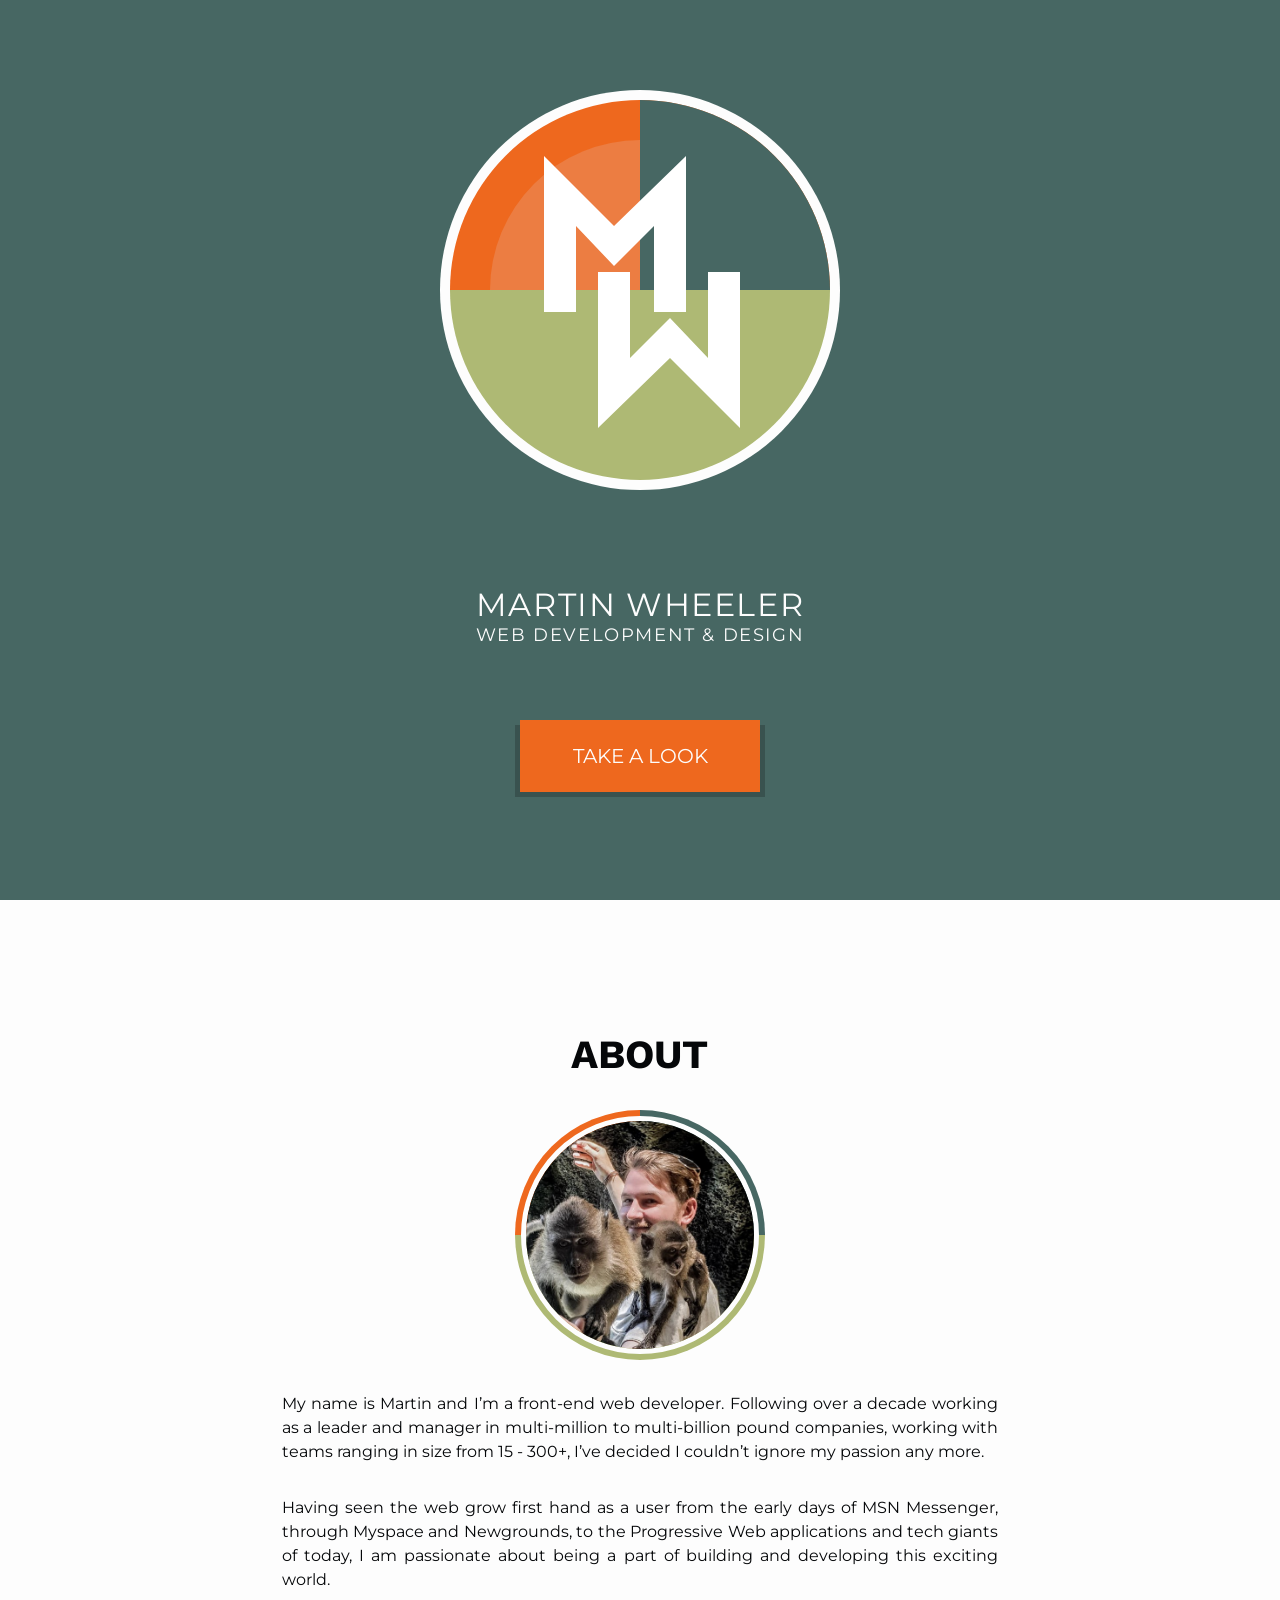
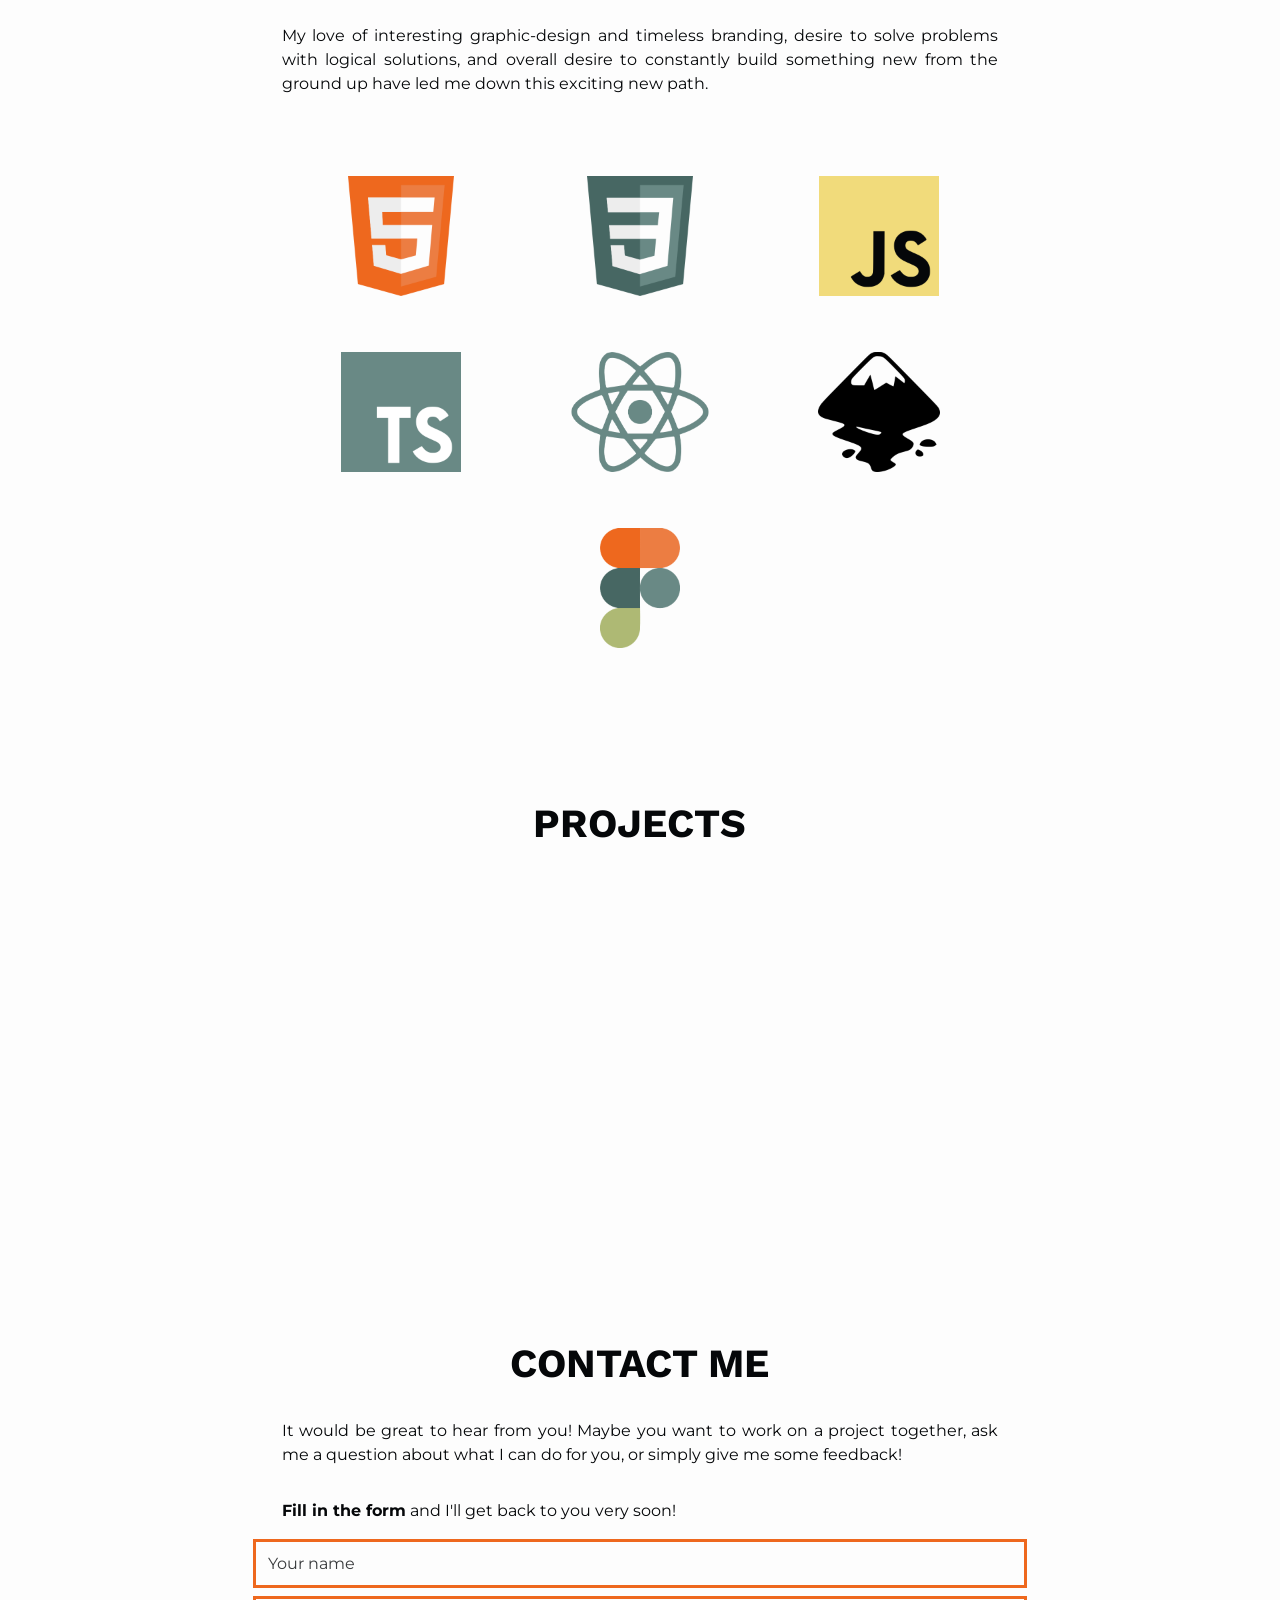
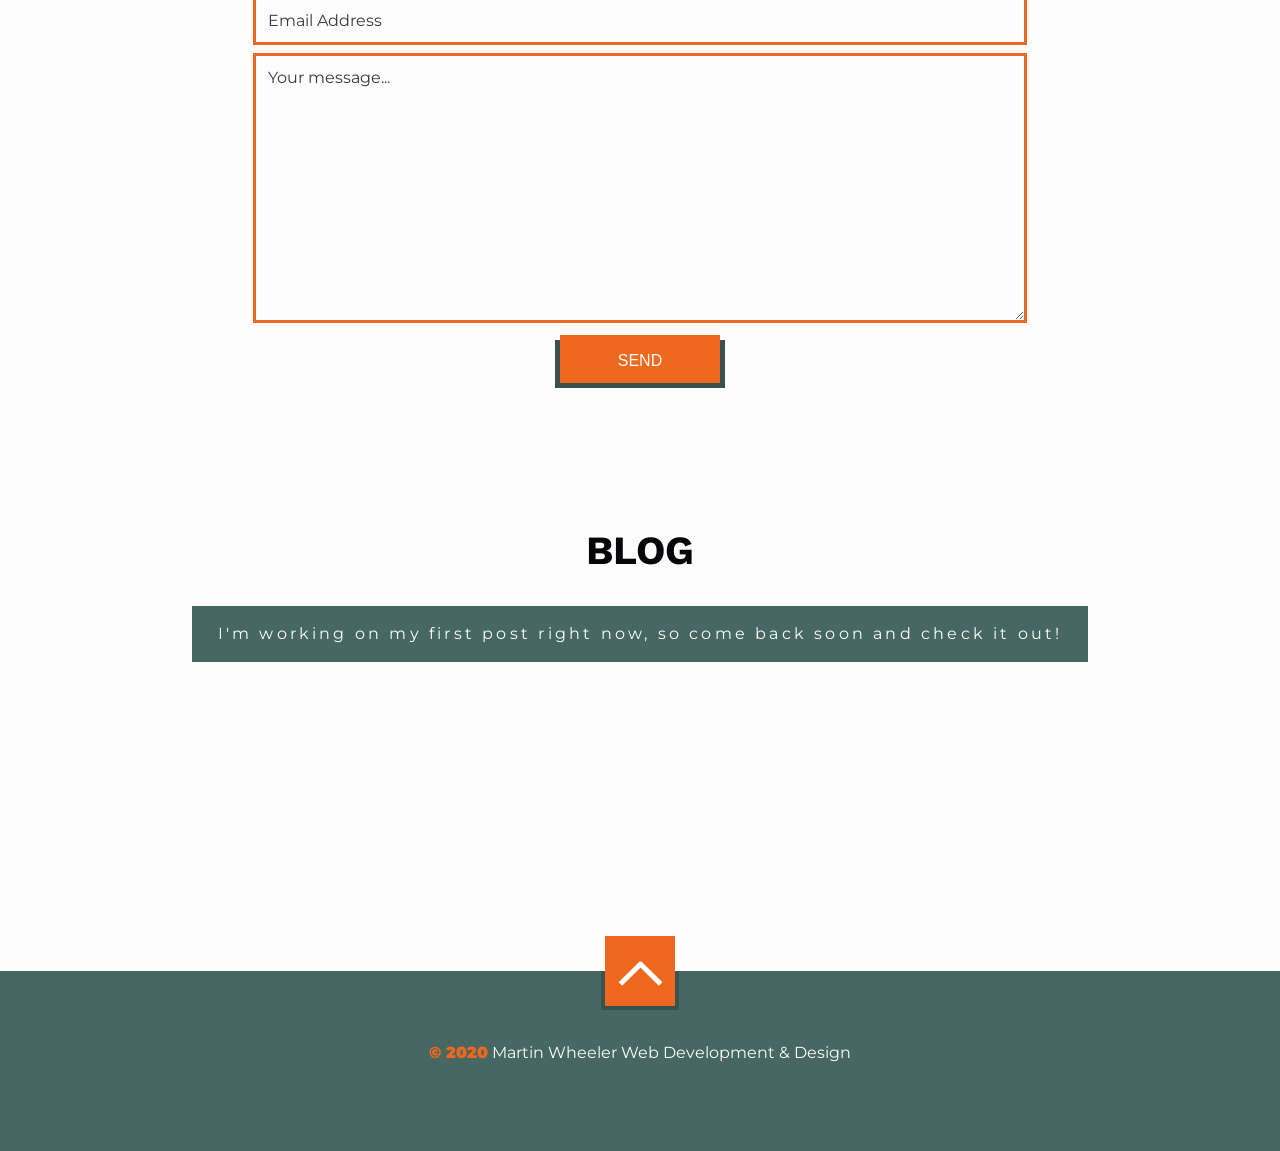
<file: index.html>
<!DOCTYPE html>
<html lang="en-gb" data-theme="light">
  <head>
    <script
      async
      src="https://www.googletagmanager.com/gtag/js?id=UA-145904610-3"
    ></script>
    <script>
      window.dataLayer = window.dataLayer || []
      function gtag() {
        dataLayer.push(arguments)
      }
      gtag("js", new Date())

      gtag("config", "UA-145904610-3")
    </script>
    <meta charset="UTF-8" />
    <meta name="viewport" content="width=device-width, initial-scale=1.0" />
    <link rel="icon" type="image/png" href="/images/vectors/mwwdd-logo.png" />
    <link rel="stylesheet" href="./css/style.css" />
    <meta name="theme-color" content="#476763" />
    <title>Martin Wheeler | Web Development & Design</title>
  </head>
  <body>
    <section id="landing-page">
      <div class="logo-container">
        <div class="logo-shape green-semi"></div>
        <div class="logo-shape orange-semi-lg">
          <div class="logo-shape orange-semi-sm"></div>
        </div>
        <div class="logo-shape grey-semi"></div>
        <div class="logo-letters">
          <svg height="78" width="71" class="letter letter-1">
            <polygon
              points="0,0 35,35 71,0 71,78 55,78 55,35 35,55 16,35 16,78 0,78"
              style="fill: white; stroke-width: 0; fill-rule: nonzero"
            />
          </svg>
          <svg height="78" width="71" class="letter letter-2">
            <polygon
              points="0,0 35,35 71,0 71,78 55,78 55,35 35,55 16,35 16,78 0,78"
              style="fill: white; stroke-width: 0; fill-rule: nonzero"
            />
          </svg>
        </div>
        <div class="logo-letters-large">
          <svg height="156" width="142" class="letter letter-1">
            <polygon
              points="0,0 70,70 142,0 142,156 110,156 110,70 70,110 32,70 32,156 0,156"
              style="fill: white; stroke-width: 0; fill-rule: nonzero"
            />
          </svg>
          <svg height="156" width="142" class="letter letter-2">
            <polygon
              points="0,0 70,70 142,0 142,156 110,156 110,70 70,110 32,70 32,156 0,156"
              style="fill: white; stroke-width: 0; fill-rule: nonzero"
            />
          </svg>
        </div>
      </div>

      <h1>
        <span class="header-lg">MARTIN WHEELER</span>
        <span class="header-sm">WEB DEVELOPMENT &amp; DESIGN</span>
      </h1>
      <div class="view-portfolio">
        <div class="call-to-action"></div>
        <div class="view-portfolio-text">TAKE A LOOK</div>
      </div>
      <div class="view-portfolio-shadow"></div>

      <div class="drop-line"></div>
      <div class="drop-line"></div>
      <div class="drop-line"></div>
      <div class="drop-line"></div>
      <div class="drop-line"></div>
    </section>
    <section id="site-body">
      <div id="toggle-theme">
        <label for="switch" class="toggle-background">
          <p class="toggle-text">
            <span>TRY</span>
            <span>DARK MODE!</span>
          </p>
          <div class="green-sc"></div>
          <input type="checkbox" id="switch" name="theme" />
          <div class="rotating-circle">
            <div class="light-circle">
              <div class="inner-circle"></div>
            </div>
            <div class="dark-circle"></div>
          </div>
        </label>
      </div>
      <header>
        <nav class="main-nav">
          <div class="nav-background">
            <a href="index.html#about" class="logo-home-link">
              <div class="small-logo-container">
                <div class="logo-shape green-semi"></div>
                <div class="logo-shape orange-semi-lg">
                  <div class="logo-shape orange-semi-sm"></div>
                </div>
                <div class="logo-shape grey-semi"></div>
                <div class="logo-letters">
                  <svg height="21" width="19" class="letter letter-1">
                    <polygon
                      points="0,0 10,9 19,0 19,21 15,21 15,9 10,14 4,9 4,21 0,21"
                      style="fill: white; stroke-width: 0; fill-rule: nonzero"
                    />
                  </svg>
                  <svg height="21" width="19" class="letter letter-2">
                    <polygon
                      points="0,0 10,9 19,0 19,21 15,21 15,9 10,14 4,9 4,21 0,21"
                      style="fill: white; stroke-width: 0; fill-rule: nonzero"
                    />
                  </svg>
                </div>
              </div>
            </a>
          </div>
          <div class="nav-hamburger">
            <div class="bar bar-1"></div>
            <div class="bar bar-2"></div>
            <div class="bar bar-3"></div>
            <div class="bar bar-4"></div>
          </div>
          <div class="dropdown-back">
            <div class="dropdown-shape"></div>
            <ul>
              <li class="mobile-li">
                <a href="#about">ABOUT</a>
              </li>
              <li class="mobile-li">
                <a href="#stack">STACK</a>
              </li>
              <li class="mobile-li">
                <a href="#projects">PROJECTS</a>
              </li>
              <li class="mobile-li">
                <a href="#contact">CONTACT</a>
              </li>
              <li class="mobile-li">
                <a href="#blog">BLOG</a>
              </li>
            </ul>
            <div class="color-bars">
              <div class="color-bar color-bar-1"></div>
              <div class="color-bar color-bar-2"></div>
            </div>
          </div>
        </nav>
      </header>
      <main>
        <section id="about">
          <h3>ABOUT</h3>
          <div class="portfolio-image-container">
            <div class="image-border-section"></div>
            <div class="image-border-section"></div>
            <div class="image-border-section"></div>
            <div class="portfolio-image">
              <img src="./images/about-image.jpg" alt="Me with some monkeys" />
            </div>
          </div>

          <p class="introduction-text section-paragraph">
            My name is Martin and I’m a front-end web developer. Following over
            a decade working as a leader and manager in multi-million to
            multi-billion pound companies, working with teams ranging in size
            from 15 - 300+, I’ve decided I couldn’t ignore my passion any more.
          </p>
          <p class="introduction-text section-paragraph">
            Having seen the web grow first hand as a user from the early days of
            MSN Messenger, through Myspace and Newgrounds, to the Progressive
            Web applications and tech giants of today, I am passionate about
            being a part of building and developing this exciting world.
          </p>
          <p class="introduction-text section-paragraph">
            My love of interesting graphic-design and timeless branding, desire
            to solve problems with logical solutions, and overall desire to
            constantly build something new from the ground up have led me down
            this exciting new path.
          </p>
        </section>
        <section id="stack">
          <div class="stack-container">
            <div class="lang-container">
              <img src="./images/vectors/html5.png" alt="HTML5" />
              <p>HTML5</p>
            </div>
            <div class="lang-container">
              <img src="./images/vectors/css3.png" alt="CSS3" />
              <p>S/CSS</p>
            </div>
            <div class="lang-container">
              <img src="./images/vectors/js.png" alt="JavaScript" />
              <p>JavaScript</p>
            </div>
            <div class="lang-container">
              <img src="./images/vectors/typescript.png" alt="Figma" />
              <p>TypeScript</p>
            </div>
            <div class="lang-container">
              <img src="./images/vectors/react.png" alt="React" />
              <p>React</p>
            </div>
            <div class="lang-container">
              <img
                src="./images/vectors/inkscape.png"
                alt="Inkscape"
                class="black-icon"
              />
              <p>Inkscape</p>
            </div>
            <div class="lang-container">
              <img src="./images/vectors/figma.png" alt="Figma" />
              <p>Figma</p>
            </div>
          </div>
        </section>
        <section id="projects">
          <h3>PROJECTS</h3>
          <div id="projects-container"></div>
          <div id="project-modal">
            <div id="inner-modal">
              <div class="image-container">
                <img
                  id="modal-image"
                  src="./images//portfolio/ripple-fitness.png"
                  alt="project hero"
                />
              </div>
              <div id="project-details">
                <p id="project-header"></p>
                <p id="project-worktype"></p>
                <p>
                  <a
                    id="project-link"
                    target="_blank"
                    rel="noreferrer noopenner"
                    >Visit</a
                  ><span>&#8599;</span>
                </p>
              </div>
              <div id="lang-container">
                <h4>Created with:</h4>
                <div id="lang-images"></div>
              </div>
              <div id="about-container">
                <h4>About the project:</h4>
                <div id="about-text">
                  <p>
                    Nulla dolore in culpa ea esse tempor occaecat nostrud
                    excepteur aliqua do ad laboris. Fugiat id nisi sunt qui.
                    Sunt duis id amet id do duis tempor enim cillum cillum
                    excepteur ipsum eu enim. Et consequat sint ex in cillum.
                    Fugiat exercitation nostrud mollit aute voluptate.
                  </p>
                  <p>
                    Veniam voluptate amet tempor duis laboris in proident esse
                    velit enim et commodo.
                  </p>
                </div>
              </div>
              <button id="leave-modal">GO BACK</button>
            </div>
            <div id="outer-modal"></div>
          </div>
        </section>
        <section id="contact">
          <h3>CONTACT ME</h3>
          <p class="introduction-text section-paragraph">
            It would be great to hear from you! Maybe you want to work on a
            project together, ask me a question about what I can do for you, or
            simply give me some feedback!
          </p>
          <p class="introduction-text section-paragraph">
            <strong>Fill in the form</strong> and I'll get back to you very
            soon!
          </p>
          <form
            action="https://formspree.io/xnqgwbnz"
            method="POST"
            id="contact-form"
          >
            <label>
              <input type="text" name="name" placeholder="Your name" />
            </label>
            <label>
              <input type="text" name="_replyto" placeholder="Email Address" />
            </label>
            <label>
              <textarea name="message" placeholder="Your message..."></textarea>
            </label>

            <button type="submit" class="submit-form">
              <div class="submit-form-text">SEND</div>
              <div class="submit-form-shadow"></div>
            </button>
          </form>
        </section>
        <section id="blog">
          <h3>BLOG</h3>
          <div id="blog-posts" style="display: none"></div>
          <p class="coming-soon">
            I'm working on my first post right now, so come back soon and check
            it out!
          </p>
        </section>
      </main>
      <footer>
        <div class="back-to-top">
          <div class="arrow-arm"></div>
          <div class="arrow-arm"></div>
        </div>
        <div class="back-to-top-shadow"></div>
        <p class="disclaimer">
          <span class="copyright">&copy; 2020</span> Martin Wheeler Web
          Development &amp; Design
        </p>
        <!-- <p class="sitemap">SITEMAP</p> -->
      </footer>
    </section>

    <script src="js/index.js"></script>
  </body>
</html>
</file>
<file: css/style.css>
@import url("https://fonts.googleapis.com/css2?family=Montserrat:ital,wght@0,400;0,700;1,400&display=swap");
@import url("https://fonts.googleapis.com/css2?family=Work+Sans:wght@900&display=swap");
@import url("https://fonts.googleapis.com/css2?family=Josefin+Sans:wght@700&display=swap");
@import url("https://fonts.googleapis.com/css2?family=Source+Code+Pro&display=swap");
* {
  margin: 0;
  padding: 0;
  -webkit-box-sizing: border-box;
          box-sizing: border-box;
}

html {
  --primary-background: #fdfdfd;
  --primary-text: #050709;
  --primary-color: #476763;
  --primary-highlight: #ee681e;
  --primary-lowlight: #39524f;
  --placeholder-text: #383a3c;
  --black-icon-brightness: brightness(0);
  --secondary-background: #476763;
  --secondary-text: #fdfdfd;
  --secondary-highlight: #ee681e;
  --grey: #476763;
  --dark-orange: #ee681e;
  --medium-orange: #ec7d42;
  --light-orange: #f6c57f;
  --green: #aeb974;
  --yellow: #f1db7b;
  --black: #050709;
  --white: #fdfdfd;
}

html[data-theme="dark"] {
  --primary-background: #012320;
  --primary-text: #fdfdfd;
  --primary-color: #476763;
  --primary-highlight: #ec7d42;
  --primary-lowlight: #001210;
  --placeholder-text: #dcdcdc;
  --black-icon-brightness: brightness(8000%);
  --secondary-background: #476763;
  --secondary-text: #050709;
  --secondary-highlight: #ee681e;
  --grey: #476763;
  --dark-orange: #ee681e;
  --medium-orange: #ec7d42;
  --light-orange: #f6c57f;
  --green: #aeb974;
  --yellow: #f1db7b;
  --black: #050709;
  --white: #fdfdfd;
}

html.transition,
html.transition *,
html.transition *:before,
html.transition *:after {
  -webkit-transition: all 750ms ease-in-out !important;
  transition: all 750ms ease-in-out !important;
  -webkit-transition-delay: 0 !important;
          transition-delay: 0 !important;
}

body,
html {
  width: 100%;
  height: 100vh;
  scroll-behavior: smooth;
  font-family: "Montserrat", sans-serif;
  font-size: 16px;
  background: var(--primary-background);
  color: var(--primary-text);
}

body .bold-head, body #site-body main section h3, #site-body main section body h3,
html .bold-head,
html #site-body main section h3,
#site-body main section html h3 {
  font-family: "Work Sans", sans-serif;
}

#landing-page {
  width: 100%;
  height: 100vh;
  background: var(--grey);
}

@-webkit-keyframes fade-in {
  from {
    opacity: 0;
  }
  to {
    opacity: 1;
  }
}

@keyframes fade-in {
  from {
    opacity: 0;
  }
  to {
    opacity: 1;
  }
}

@-webkit-keyframes rotate-half {
  from {
    -webkit-transform: rotate(-180deg);
            transform: rotate(-180deg);
  }
  to {
    -webkit-transform: rotate(0);
            transform: rotate(0);
  }
}

@keyframes rotate-half {
  from {
    -webkit-transform: rotate(-180deg);
            transform: rotate(-180deg);
  }
  to {
    -webkit-transform: rotate(0);
            transform: rotate(0);
  }
}

@-webkit-keyframes rotate-quarter {
  from {
    -webkit-transform: rotate(90deg);
            transform: rotate(90deg);
  }
  to {
    -webkit-transform: rotate(0);
            transform: rotate(0);
  }
}

@keyframes rotate-quarter {
  from {
    -webkit-transform: rotate(90deg);
            transform: rotate(90deg);
  }
  to {
    -webkit-transform: rotate(0);
            transform: rotate(0);
  }
}

@-webkit-keyframes rotate-text {
  from {
    -webkit-transform: rotateX(180deg);
            transform: rotateX(180deg);
    opacity: 0;
  }
  to {
    -webkit-transform: rotateX(0);
            transform: rotateX(0);
    opacity: 1;
  }
}

@keyframes rotate-text {
  from {
    -webkit-transform: rotateX(180deg);
            transform: rotateX(180deg);
    opacity: 0;
  }
  to {
    -webkit-transform: rotateX(0);
            transform: rotateX(0);
    opacity: 1;
  }
}

#landing-page .logo-container {
  position: absolute;
  left: 50%;
  -webkit-transform: translateX(-50%);
          transform: translateX(-50%);
  top: calc(30vh - 95px);
  width: 200px;
  height: 200px;
  overflow: hidden;
  border-radius: 100%;
  background: var(--white);
  opacity: 0;
  -webkit-animation-name: fade-in;
          animation-name: fade-in;
  -webkit-animation-duration: 1s;
          animation-duration: 1s;
  -webkit-animation-delay: 0.5s;
          animation-delay: 0.5s;
  -webkit-animation-fill-mode: forwards;
          animation-fill-mode: forwards;
}

#landing-page .logo-container .logo-shape {
  position: absolute;
  left: 5px;
  height: 95px;
}

#landing-page .logo-container .green-semi {
  top: 100px;
  width: 190px;
  background: var(--green);
  border-bottom-left-radius: 95px;
  border-bottom-right-radius: 95px;
  z-index: 5;
}

#landing-page .logo-container .orange-semi-lg {
  top: 5px;
  width: 190px;
  background: var(--dark-orange);
  border-top-left-radius: 95px;
  border-top-right-radius: 95px;
  z-index: 2;
  -webkit-transform-origin: bottom center;
          transform-origin: bottom center;
  -webkit-transform: rotate(-180deg);
          transform: rotate(-180deg);
  -webkit-animation-name: rotate-half;
          animation-name: rotate-half;
  -webkit-animation-duration: 1s;
          animation-duration: 1s;
  -webkit-animation-delay: 0.5s;
          animation-delay: 0.5s;
  -webkit-animation-fill-mode: forwards;
          animation-fill-mode: forwards;
}

#landing-page .logo-container .orange-semi-lg .orange-semi-sm {
  top: 20px;
  left: 20px;
  width: 150px;
  height: 75px;
  background: var(--medium-orange);
  border-top-left-radius: 95px;
  border-top-right-radius: 95px;
}

#landing-page .logo-container .grey-semi {
  width: 95px;
  height: 95px;
  top: 5px;
  left: 100px;
  background: var(--grey);
  border-top-right-radius: 95px;
  z-index: 4;
  -webkit-transform-origin: bottom left;
          transform-origin: bottom left;
  -webkit-transform: rotate(90deg);
          transform: rotate(90deg);
  -webkit-animation-name: rotate-quarter;
          animation-name: rotate-quarter;
  -webkit-animation-duration: 1s;
          animation-duration: 1s;
  -webkit-animation-delay: 1s;
          animation-delay: 1s;
  -webkit-animation-fill-mode: forwards;
          animation-fill-mode: forwards;
}

#landing-page .logo-container .logo-letters {
  position: absolute;
  width: 98px;
  height: 137px;
  top: 33px;
  left: 52px;
  -webkit-transform: rotateX(180deg);
          transform: rotateX(180deg);
  -webkit-transform-origin: center;
          transform-origin: center;
  opacity: 0;
  z-index: 7;
  -webkit-animation-name: rotate-text;
          animation-name: rotate-text;
  -webkit-animation-duration: 1s;
          animation-duration: 1s;
  -webkit-animation-delay: 1.75s;
          animation-delay: 1.75s;
  -webkit-animation-fill-mode: forwards;
          animation-fill-mode: forwards;
}

#landing-page .logo-container .logo-letters .letter {
  position: absolute;
}

#landing-page .logo-container .logo-letters .letter-1 {
  top: 0;
  left: 0;
}

#landing-page .logo-container .logo-letters .letter-2 {
  top: 58px;
  left: 27px;
  -webkit-transform: rotate(180deg);
          transform: rotate(180deg);
}

#landing-page .logo-container .logo-letters-large {
  display: none;
}

#landing-page h1 {
  position: absolute;
  top: 50vh;
  left: 50%;
  -webkit-transform: translateX(-50%);
          transform: translateX(-50%);
  width: 100%;
  font-weight: 400;
  letter-spacing: 0.1rem;
  text-align: center;
  color: var(--white);
}

#landing-page h1 .header-lg {
  display: block;
  font-size: 1.625rem;
}

#landing-page h1 .header-sm {
  display: block;
  font-size: 0.9rem;
}

#landing-page .view-portfolio {
  position: absolute;
  left: 50%;
  top: 70vh;
  -webkit-transform: translateX(-50%);
          transform: translateX(-50%);
  width: 10rem;
  height: 3rem;
  border: 2px solid var(--dark-orange);
  padding: 3px;
  background: var(--dark-orange);
  z-index: 10;
}

@-webkit-keyframes grow-and-fade {
  from {
    -webkit-transform: scale(1);
            transform: scale(1);
    opacity: 1;
  }
  to {
    -webkit-transform: scale(1.25, 1.75);
            transform: scale(1.25, 1.75);
    opacity: 0;
  }
}

@keyframes grow-and-fade {
  from {
    -webkit-transform: scale(1);
            transform: scale(1);
    opacity: 1;
  }
  to {
    -webkit-transform: scale(1.25, 1.75);
            transform: scale(1.25, 1.75);
    opacity: 0;
  }
}

#landing-page .view-portfolio .call-to-action {
  position: absolute;
  top: 0;
  left: 0;
  width: 100%;
  height: 100%;
  border: 3px solid var(--dark-orange);
  -webkit-animation: grow-and-fade 3s infinite;
          animation: grow-and-fade 3s infinite;
  -webkit-animation-delay: 3s;
          animation-delay: 3s;
}

#landing-page .view-portfolio .view-portfolio-text {
  position: absolute;
  top: 50%;
  left: 0;
  width: 100%;
  -webkit-transform: translateY(-50%);
          transform: translateY(-50%);
  text-align: center;
  color: var(--white);
}

#landing-page .view-portfolio-shadow {
  position: absolute;
  left: 50%;
  top: calc(70vh + 5px);
  -webkit-transform: translateX(-50%);
          transform: translateX(-50%);
  width: calc(10rem + 10px);
  height: 3rem;
  background: var(--grey);
  -webkit-filter: brightness(80%);
          filter: brightness(80%);
}

#landing-page .drop-line {
  position: fixed;
  top: 0;
  height: 100%;
  z-index: 99999;
}

@-webkit-keyframes line-slide {
  from {
    left: -200%;
  }
  to {
    left: 300%;
  }
}

@keyframes line-slide {
  from {
    left: -200%;
  }
  to {
    left: 300%;
  }
}

#landing-page .drop-line--1 {
  background: var(--dark-orange);
  width: 160%;
  left: -160%;
  -webkit-animation: line-slide 2.5s ease-out 0.1s 1 normal forwards;
          animation: line-slide 2.5s ease-out 0.1s 1 normal forwards;
}

#landing-page .drop-line--2 {
  background: var(--medium-orange);
  width: 140%;
  left: -140%;
  -webkit-animation: line-slide 2s ease-in-out 0.2s 1 normal forwards;
          animation: line-slide 2s ease-in-out 0.2s 1 normal forwards;
}

#landing-page .drop-line--3 {
  background: var(--light-orange);
  width: 120%;
  left: 120%;
  -webkit-animation: line-slide 1.5s ease-in-out 0.5s 1 normal forwards;
          animation: line-slide 1.5s ease-in-out 0.5s 1 normal forwards;
}

#landing-page .drop-line--4 {
  background: var(--yellow);
  width: 100%;
  left: -100%;
  -webkit-animation: line-slide 1s ease-in-out 0.8s 1 normal forwards;
          animation: line-slide 1s ease-in-out 0.8s 1 normal forwards;
}

#landing-page .drop-line--5 {
  background: var(--green);
  width: 80%;
  left: -80%;
  -webkit-animation: line-slide 0.5s ease-in-out 1s 1 normal forwards;
          animation: line-slide 0.5s ease-in-out 1s 1 normal forwards;
}

#landing-page .dot-container {
  display: none;
}

#site-body {
  position: relative;
  width: 100%;
  height: 100vh;
  min-height: 100vh;
  z-index: 10;
}

#site-body #toggle-theme {
  position: fixed;
  bottom: 1rem;
  right: 1rem;
  width: 4rem;
  height: 4rem;
  opacity: 0;
  -webkit-transition: opacity 0.3s ease-in-out;
  transition: opacity 0.3s ease-in-out;
  border-radius: 100%;
  background: var(--white);
  -webkit-box-shadow: rgba(0, 0, 0, 0.8) 0 0 10px;
          box-shadow: rgba(0, 0, 0, 0.8) 0 0 10px;
  z-index: 10;
}

#site-body #toggle-theme .toggle-background {
  position: relative;
  width: 4rem;
  height: 4rem;
  border-radius: 100%;
  z-index: 10;
  cursor: pointer;
}

#site-body #toggle-theme .toggle-background .toggle-text {
  display: none;
  position: absolute;
  top: -8.5vh;
  left: -1.5rem;
  width: 7rem;
  font-size: 1rem;
  font-weight: 700;
  text-align: right;
  -webkit-transform: rotate(90deg);
          transform: rotate(90deg);
  overflow: hidden;
}

#site-body #toggle-theme .toggle-background .toggle-text span {
  display: block;
  position: relative;
  left: -8rem;
  -webkit-transition: left 0.3s ease;
  transition: left 0.3s ease;
}

#site-body #toggle-theme .toggle-background .green-sc {
  position: absolute;
  top: 2rem;
  left: 0.125rem;
  width: 3.75rem;
  height: 1.875rem;
  border-bottom-left-radius: 1.75rem;
  border-bottom-right-radius: 1.75rem;
  background: var(--green);
  z-index: 2;
}

@-webkit-keyframes rotate-to-dark {
  from {
    -webkit-transform: rotate(0);
            transform: rotate(0);
  }
  to {
    -webkit-transform: rotate(180deg);
            transform: rotate(180deg);
  }
}

@keyframes rotate-to-dark {
  from {
    -webkit-transform: rotate(0);
            transform: rotate(0);
  }
  to {
    -webkit-transform: rotate(180deg);
            transform: rotate(180deg);
  }
}

@-webkit-keyframes rotate-to-light {
  from {
    -webkit-transform: rotate(180deg);
            transform: rotate(180deg);
  }
  to {
    -webkit-transform: rotate(360deg);
            transform: rotate(360deg);
  }
}

@keyframes rotate-to-light {
  from {
    -webkit-transform: rotate(180deg);
            transform: rotate(180deg);
  }
  to {
    -webkit-transform: rotate(360deg);
            transform: rotate(360deg);
  }
}

#site-body #toggle-theme .toggle-background .rotating-circle {
  position: relative;
  top: 0.125rem;
  left: 0.125rem;
  width: 3.75rem;
  height: 3.75rem;
  border-radius: 100%;
  -webkit-transform-origin: center;
          transform-origin: center;
  -webkit-transition: -webkit-transform 0.3s ease-in-out;
  transition: -webkit-transform 0.3s ease-in-out;
  transition: transform 0.3s ease-in-out;
  transition: transform 0.3s ease-in-out, -webkit-transform 0.3s ease-in-out;
  -webkit-animation-duration: 1s;
          animation-duration: 1s;
  -webkit-animation-iteration-count: 1;
          animation-iteration-count: 1;
  -webkit-animation-fill-mode: forwards;
          animation-fill-mode: forwards;
  z-index: 0;
}

#site-body #toggle-theme .toggle-background .rotating-circle .light-circle {
  position: relative;
  top: 0;
  width: 3.75rem;
  height: 1.875rem;
  border-top-left-radius: 2rem;
  border-top-right-radius: 2rem;
  background: var(--dark-orange);
}

#site-body #toggle-theme .toggle-background .rotating-circle .light-circle .inner-circle {
  position: relative;
  top: 0.5rem;
  left: 0.5rem;
  width: 2.75rem;
  height: 1.375rem;
  border-top-left-radius: 3rem;
  border-top-right-radius: 3rem;
  background: var(--medium-orange);
}

#site-body #toggle-theme .toggle-background .rotating-circle .dark-circle {
  width: 3.75rem;
  height: 1.875rem;
  border-bottom-left-radius: 2rem;
  border-bottom-right-radius: 2rem;
  background: var(--grey);
}

#site-body #toggle-theme input[type="checkbox"] {
  position: absolute;
  top: -100vh;
  left: -100vw;
}

#site-body #toggle-theme input[type="checkbox"]:checked ~ .rotating-circle {
  -webkit-animation-name: rotate-to-dark;
          animation-name: rotate-to-dark;
}

#site-body #toggle-theme input[type="checkbox"]:not(:checked) ~ .rotating-circle {
  -webkit-animation-name: rotate-to-light;
          animation-name: rotate-to-light;
}

#site-body header {
  margin-bottom: 35px;
}

#site-body header .main-nav {
  position: relative;
  top: 0;
  left: 0;
  z-index: 2;
}

#site-body header .main-nav .nav-hamburger {
  position: fixed;
  width: 50px;
  height: 34px;
  top: 18px;
  right: 20px;
  display: -webkit-box;
  display: -ms-flexbox;
  display: flex;
  -webkit-box-orient: vertical;
  -webkit-box-direction: normal;
      -ms-flex-direction: column;
          flex-direction: column;
  -webkit-box-pack: justify;
      -ms-flex-pack: justify;
          justify-content: space-between;
  cursor: pointer;
  opacity: 0;
  -webkit-transition: opacity 0.4s ease-in-out;
  transition: opacity 0.4s ease-in-out;
  z-index: 11;
}

#site-body header .main-nav .nav-hamburger .bar {
  width: 100%;
  height: 5px;
  -webkit-transition: all 0.4s ease-in-out;
  transition: all 0.4s ease-in-out;
}

#site-body header .main-nav .nav-hamburger .bar-1 {
  background-color: var(--dark-orange);
}

#site-body header .main-nav .nav-hamburger .bar-2 {
  background-color: var(--light-orange);
}

#site-body header .main-nav .nav-hamburger .bar-3 {
  background-color: var(--yellow);
}

#site-body header .main-nav .nav-hamburger .bar-4 {
  background-color: var(--green);
}

#site-body header .main-nav .nav-hamburger .bar-2.open {
  margin-left: -10px;
}

#site-body header .main-nav .nav-hamburger .bar-3.open {
  margin-left: -20px;
}

#site-body header .main-nav .nav-hamburger .bar-4.open {
  margin-left: -30px;
}

#site-body header .main-nav .nav-background {
  position: fixed;
  top: -70px;
  left: 0;
  height: 70px;
  width: 100%;
  background-color: var(--grey);
  z-index: 10;
  -webkit-transition: all 0.4s ease-in-out;
  transition: all 0.4s ease-in-out;
}

#site-body header .main-nav .nav-background .small-logo-container {
  position: fixed;
  top: 7px;
  left: 15px;
  width: 56px;
  height: 56px;
  border: 3px solid var(--white);
  border-radius: 100%;
  background: var(--white);
  opacity: 0;
  -webkit-transition: opacity 0.4s ease-in-out;
  transition: opacity 0.4s ease-in-out;
}

#site-body header .main-nav .nav-background .small-logo-container .logo-shape {
  position: absolute;
  left: 0;
  height: 25px;
}

#site-body header .main-nav .nav-background .small-logo-container .green-semi {
  top: 25px;
  width: 50px;
  background: var(--green);
  border-bottom-left-radius: 25px;
  border-bottom-right-radius: 25px;
  z-index: 105;
}

#site-body header .main-nav .nav-background .small-logo-container .orange-semi-lg {
  top: 0;
  width: 50px;
  background: var(--dark-orange);
  border-top-left-radius: 25px;
  border-top-right-radius: 25px;
  z-index: 102;
}

#site-body header .main-nav .nav-background .small-logo-container .orange-semi-lg .orange-semi-sm {
  top: 6px;
  left: 6px;
  width: 39px;
  height: 19px;
  background: var(--medium-orange);
  border-top-left-radius: 25px;
  border-top-right-radius: 25px;
}

#site-body header .main-nav .nav-background .small-logo-container .grey-semi {
  top: 0;
  left: 25px;
  width: 25px;
  background: var(--grey);
  border-top-right-radius: 25px;
  z-index: 104;
}

#site-body header .main-nav .nav-background .small-logo-container .logo-letters {
  position: absolute;
  width: 98px;
  height: 137px;
  top: 8px;
  left: 11px;
  z-index: 107;
}

#site-body header .main-nav .nav-background .small-logo-container .logo-letters .letter {
  position: absolute;
}

#site-body header .main-nav .nav-background .small-logo-container .logo-letters .letter-1 {
  top: 0;
  left: 0;
}

#site-body header .main-nav .nav-background .small-logo-container .logo-letters .letter-2 {
  top: 15px;
  left: 8px;
  -webkit-transform: rotate(180deg);
          transform: rotate(180deg);
}

#site-body header .main-nav .dropdown-back {
  position: fixed;
  left: 0;
  top: -90vh;
  width: 100%;
  height: 90vh;
  background-color: var(--grey);
  -webkit-transition: all 0.3s ease-in-out;
  transition: all 0.3s ease-in-out;
  overflow: hidden;
  z-index: 9;
}

#site-body header .main-nav .dropdown-back .dropdown-shape {
  position: absolute;
  bottom: -90vh;
  left: 50%;
  -webkit-transform: translateX(-50%);
          transform: translateX(-50%);
  width: 0;
  height: 0;
  border-bottom: 370px solid var(--grey);
  border-right: 200px solid transparent;
  border-left: 200px solid transparent;
  -webkit-filter: brightness(105%);
          filter: brightness(105%);
  -webkit-transition: all 0.4s ease-in-out;
  transition: all 0.4s ease-in-out;
}

#site-body header .main-nav .dropdown-back ul {
  position: absolute;
  top: 70px;
  left: 0;
  height: 90vh;
  width: 100%;
  display: -webkit-box;
  display: -ms-flexbox;
  display: flex;
  -webkit-box-orient: vertical;
  -webkit-box-direction: normal;
      -ms-flex-direction: column;
          flex-direction: column;
  -webkit-box-pack: space-evenly;
      -ms-flex-pack: space-evenly;
          justify-content: space-evenly;
}

#site-body header .main-nav .dropdown-back ul li {
  list-style-type: none;
  text-align: center;
  font-size: 2em;
  letter-spacing: 0.1em;
  color: white;
}

#site-body header .main-nav .dropdown-back ul .mobile-li {
  position: absolute;
  left: 50%;
  -webkit-transform: translateX(-300%);
          transform: translateX(-300%);
  -webkit-transition: all 0.2s ease-in;
  transition: all 0.2s ease-in;
}

#site-body header .main-nav .dropdown-back ul .mobile-li a {
  text-decoration: none;
}

#site-body header .main-nav .dropdown-back ul .mobile-li:nth-of-type(1) {
  top: 6vh;
}

#site-body header .main-nav .dropdown-back ul .mobile-li:nth-of-type(1) a {
  color: var(--dark-orange);
}

#site-body header .main-nav .dropdown-back ul .mobile-li:nth-of-type(2) {
  top: 18vh;
}

#site-body header .main-nav .dropdown-back ul .mobile-li:nth-of-type(2) a {
  color: var(--light-orange);
}

#site-body header .main-nav .dropdown-back ul .mobile-li:nth-of-type(3) {
  top: 30vh;
}

#site-body header .main-nav .dropdown-back ul .mobile-li:nth-of-type(3) a {
  color: var(--yellow);
}

#site-body header .main-nav .dropdown-back ul .mobile-li:nth-of-type(4) {
  top: 42vh;
}

#site-body header .main-nav .dropdown-back ul .mobile-li:nth-of-type(4) a {
  color: var(--green);
}

#site-body header .main-nav .dropdown-back ul .mobile-li:nth-of-type(5) {
  top: 54vh;
}

#site-body header .main-nav .dropdown-back ul .mobile-li:nth-of-type(5) a {
  color: var(--medium-orange);
}

#site-body header .main-nav .dropdown-back .color-bars {
  width: 100%;
  height: 5px;
  position: absolute;
  left: 0;
  bottom: 0;
  display: -webkit-box;
  display: -ms-flexbox;
  display: flex;
  z-index: 99999;
}

#site-body header .main-nav .dropdown-back .color-bars .color-bar {
  width: 50%;
  height: inherit;
}

#site-body header .main-nav .dropdown-back .color-bars .color-bar-1 {
  background-color: var(--dark-orange);
}

#site-body header .main-nav .dropdown-back .color-bars .color-bar-2 {
  background-color: var(--yellow);
}

#site-body main {
  min-height: 100vh;
}

#site-body main section {
  padding-top: 5rem;
  min-height: 60vh;
}

#site-body main section h3 {
  position: relative;
  width: 90%;
  margin: 0 auto 2rem;
  font-size: 2.5rem;
  text-align: center;
  padding-top: 1rem;
  -webkit-transition: all 0.3s ease-in-out;
  transition: all 0.3s ease-in-out;
  /* not how i want transition to happen */
  z-index: 0;
}

#site-body main section .section-paragraph {
  line-height: 1.5rem;
  width: 80%;
  margin-left: 10%;
  text-align: justify;
  margin-top: 2rem;
  -webkit-transition: all 0.3s ease-in-out;
  transition: all 0.3s ease-in-out;
  /* not how i want transition to happen */
}

#site-body main #about {
  position: relative;
  z-index: 0;
}

#site-body main #about .portfolio-image-container {
  position: relative;
  margin: 2rem auto 0;
  width: 250px;
  height: 250px;
  overflow: hidden;
  border-radius: 100%;
  z-index: 1;
}

#site-body main #about .portfolio-image-container .image-border-section {
  position: absolute;
  top: 0;
  left: 0;
  height: 50%;
}

#site-body main #about .portfolio-image-container .image-border-section:nth-of-type(1) {
  top: 50%;
  width: 100%;
  background-color: var(--green);
}

#site-body main #about .portfolio-image-container .image-border-section:nth-of-type(2) {
  width: 50%;
  background-color: var(--dark-orange);
}

#site-body main #about .portfolio-image-container .image-border-section:nth-of-type(3) {
  left: 50%;
  width: 50%;
  background-color: var(--grey);
}

#site-body main #about .portfolio-image-container .portfolio-image {
  position: absolute;
  top: 2.5%;
  left: 2.5%;
  width: 95%;
  height: 95%;
  border-radius: 100%;
  overflow: hidden;
  border: 5px solid var(--primary-background);
}

#site-body main #about .portfolio-image-container .portfolio-image img {
  width: 100%;
  height: auto;
  margin-top: -25%;
  background: var(--primary-background);
  z-index: 99;
  background: var(--primary-background);
}

#site-body main #stack {
  width: 100%;
  height: auto;
  overflow: hidden;
}

#site-body main #stack .stack-container {
  width: 100%;
  height: inherit;
  margin: 0 auto;
  display: -webkit-box;
  display: -ms-flexbox;
  display: flex;
  -webkit-box-orient: horizontal;
  -webkit-box-direction: normal;
      -ms-flex-direction: row;
          flex-direction: row;
  -ms-flex-wrap: wrap;
      flex-wrap: wrap;
}

#site-body main #stack .stack-container .lang-container {
  position: relative;
  width: 50%;
  height: calc(120px + 3rem);
  margin: 0 auto;
  text-align: center;
  margin-bottom: 0.5rem;
}

#site-body main #stack .stack-container .lang-container img {
  position: absolute;
  top: 0;
  left: 50%;
  -webkit-transform: translateX(-50%);
          transform: translateX(-50%);
  width: auto;
  max-height: 120px;
  background: transparent;
  cursor: pointer;
}

#site-body main #stack .stack-container .lang-container .black-icon {
  -webkit-filter: var(--black-icon-brightness);
          filter: var(--black-icon-brightness);
}

#site-body main #stack .stack-container .lang-container p {
  position: absolute;
  top: 40%;
  width: 100%;
  opacity: 0;
  font-weight: 700;
  padding: 0.5rem 0 2rem;
  font-size: 1.5rem;
  color: rgba(var(--primary-text), 0.8);
  -webkit-transition: all 0.3s ease-in-out;
  transition: all 0.3s ease-in-out;
  -webkit-user-select: none;
     -moz-user-select: none;
          user-select: none;
  /* Safari */
  -ms-user-select: none;
  /* IE 10+ and Edge */
  user-select: none;
  /* Standard syntax */
}

#site-body #projects {
  width: 100%;
  height: auto;
}

#site-body #projects #projects-container {
  width: inherit;
  height: inherit;
}

#site-body #projects #projects-container .project-container {
  position: relative;
  width: 100%;
  height: auto;
  margin: 1rem 0;
  overflow: hidden;
}

#site-body #projects #projects-container .project-container .background-img {
  position: relative;
  width: 100%;
  height: 0;
  padding-top: 56.25%;
  z-index: 0;
  background: var(--green);
}

#site-body #projects #projects-container .project-container .background-img img {
  position: absolute;
  top: 5px;
  left: 5px;
  width: calc(100% - 10px);
  height: calc(100% - 10px);
  border: 5px solid var(--primary-background);
}

#site-body #projects #projects-container .project-container .background-img::before {
  content: "";
  display: block;
  position: absolute;
  top: 0;
  left: 0;
  width: 50%;
  height: 50%;
  background: var(--grey);
}

#site-body #projects #projects-container .project-container .background-img::after {
  content: "";
  display: block;
  position: absolute;
  top: 0;
  left: 50%;
  width: 50%;
  height: 50%;
  background: var(--dark-orange);
  z-index: -1;
}

#site-body #projects #project-modal {
  position: fixed;
  top: 70px;
  left: -150vw;
  height: calc(100vh - 70px);
  width: 100%;
  padding: 0 0 4rem 0;
  overflow-x: hidden;
  overflow-y: scroll;
  background: var(--white);
  z-index: 99999;
  -webkit-transition: left 0.3s ease-in-out;
  transition: left 0.3s ease-in-out;
}

#site-body #projects #project-modal #inner-modal .image-container {
  position: relative;
  width: 100%;
  height: 0;
  padding-bottom: 56.25%;
  overflow: hidden;
}

#site-body #projects #project-modal #inner-modal .image-container img {
  position: absolute;
  top: 50%;
  left: 50%;
  -webkit-transform: translateX(-50%) translateY(-50%);
          transform: translateX(-50%) translateY(-50%);
  width: 100%;
}

#site-body #projects #project-modal #inner-modal #project-details {
  width: 100%;
  display: -ms-grid;
  display: grid;
  -ms-grid-rows: (2.5rem)[3];
      grid-template-rows: repeat(3, 2.5rem);
}

#site-body #projects #project-modal #inner-modal #project-details p {
  line-height: 2.5rem;
  padding-left: 1rem;
  font-size: 0.9rem;
  margin-bottom: 0.1rem;
  min-width: 13rem;
}

#site-body #projects #project-modal #inner-modal #project-details p:first-of-type {
  font-weight: 700;
  letter-spacing: 0.1rem;
  text-transform: uppercase;
  width: 90%;
  background: var(--medium-orange);
}

#site-body #projects #project-modal #inner-modal #project-details p:nth-of-type(2) {
  width: 70%;
  background: var(--green);
}

#site-body #projects #project-modal #inner-modal #project-details p:nth-of-type(3) {
  width: 50%;
  background: var(--yellow);
}

#site-body #projects #project-modal #inner-modal #project-details p:nth-of-type(3) a {
  color: var(--black);
  font-weight: 700;
  text-decoration: underline;
}

#site-body #projects #project-modal #inner-modal #project-details p:nth-of-type(3) span {
  font-size: 1rem;
}

#site-body #projects #project-modal #inner-modal #lang-container {
  width: 100%;
  height: auto;
  padding: 1rem;
}

#site-body #projects #project-modal #inner-modal #lang-container h4 {
  padding: 1rem 0;
}

#site-body #projects #project-modal #inner-modal #lang-container #lang-images {
  width: 50%;
  margin-left: 25%;
  display: -webkit-box;
  display: -ms-flexbox;
  display: flex;
  -webkit-box-orient: horizontal;
  -webkit-box-direction: normal;
      -ms-flex-flow: row wrap;
          flex-flow: row wrap;
  -webkit-box-pack: space-evenly;
      -ms-flex-pack: space-evenly;
          justify-content: space-evenly;
}

#site-body #projects #project-modal #inner-modal #lang-container #lang-images img {
  width: 4rem;
  margin: 0.5rem;
}

#site-body #projects #project-modal #inner-modal #about-container {
  padding: 2rem 1rem;
}

#site-body #projects #project-modal #inner-modal #about-container h4 {
  margin-bottom: 1rem;
}

#site-body #projects #project-modal #inner-modal #about-container #about-text p {
  font-size: 1rem;
  line-height: 1.5rem;
}

#site-body #projects #project-modal #inner-modal #leave-modal {
  display: block;
  margin: 0 auto;
  width: 10rem;
  height: 3rem;
  border: 2px solid var(--dark-orange);
  padding: 3px;
  background: var(--dark-orange);
  color: var(--white);
}

#site-body #projects #project-modal #outer-modal {
  display: none;
}

#site-body #contact {
  width: 100%;
  height: auto;
  min-height: 80vh;
  padding-bottom: 2rem;
}

#site-body #contact #contact-form {
  width: 90%;
  height: auto;
  margin: 0 auto;
  padding: 1rem;
}

#site-body #contact #contact-form input,
#site-body #contact #contact-form textarea {
  width: 100%;
  height: auto;
  border: none;
  outline: none;
  font-family: inherit;
  font-size: 1rem;
  padding: 0.75rem;
  margin-bottom: 0.5rem;
  color: var(--primary-text);
  background: var(--primary-background);
  border: 3px solid var(--primary-highlight);
}

#site-body #contact #contact-form textarea {
  min-height: 30vh;
}

#site-body #contact #contact-form input:focus,
#site-body #contact #contact-form textarea:focus {
  border: 3px solid var(--yellow);
}

#site-body #contact #contact-form input::-webkit-input-placeholder,
#site-body #contact #contact-form textarea::-webkit-input-placeholder {
  color: var(--placeholder-text);
}

#site-body #contact #contact-form input:-ms-input-placeholder,
#site-body #contact #contact-form textarea:-ms-input-placeholder {
  color: var(--placeholder-text);
}

#site-body #contact #contact-form input::-ms-input-placeholder,
#site-body #contact #contact-form textarea::-ms-input-placeholder {
  color: var(--placeholder-text);
}

#site-body #contact #contact-form input::placeholder,
#site-body #contact #contact-form textarea::placeholder {
  color: var(--placeholder-text);
}

#site-body #contact #contact-form .submit-form {
  position: relative;
  display: block;
  margin: 0 auto;
  width: 10rem;
  height: 3rem;
  border: none;
  padding: 3px;
  z-index: 0;
}

#site-body #contact #contact-form .submit-form .submit-form-text {
  position: absolute;
  top: 0;
  left: 0;
  width: 100%;
  height: 3rem;
  font-size: 1rem;
  font-family: inherit;
  line-height: 3.2rem;
  text-align: center;
  background: var(--primary-highlight);
  color: var(--white);
  z-index: 1;
}

#site-body #contact #contact-form .submit-form .submit-form-shadow {
  position: absolute;
  top: 5px;
  left: -5px;
  width: calc(10rem + 10px);
  height: 3rem;
  background: var(--primary-lowlight);
  z-index: -3;
}

#site-body #blog-posts .blog-short-container,
#site-body #blog-list .blog-short-container {
  width: 335px;
  height: 450px;
  margin: 0 auto 1rem;
}

#site-body #blog-posts .blog-short-container a,
#site-body #blog-list .blog-short-container a {
  color: var(--primary-text);
  text-decoration: none;
}

#site-body #blog-posts .blog-short-container a .blog-short-image,
#site-body #blog-list .blog-short-container a .blog-short-image {
  width: 335px;
  height: 190px;
  background: var(--dark-orange);
  margin: 0 auto;
  overflow: hidden;
}

#site-body #blog-posts .blog-short-container a .blog-short-image img,
#site-body #blog-list .blog-short-container a .blog-short-image img {
  min-width: 100%;
  min-height: 100%;
}

#site-body #blog-posts .blog-short-container a .blog-short-image img.landscape,
#site-body #blog-list .blog-short-container a .blog-short-image img.landscape {
  height: 100%;
  width: auto;
}

#site-body #blog-posts .blog-short-container a .blog-short-image img.portrait,
#site-body #blog-posts .blog-short-container a .blog-short-image img.square,
#site-body #blog-list .blog-short-container a .blog-short-image img.portrait,
#site-body #blog-list .blog-short-container a .blog-short-image img.square {
  width: 100%;
  height: auto;
}

#site-body #blog-posts .blog-short-container a .blog-short-head,
#site-body #blog-list .blog-short-container a .blog-short-head {
  position: relative;
  width: 335px;
  height: 61px;
  margin: 0 auto 1rem;
}

#site-body #blog-posts .blog-short-container a .blog-short-head h2,
#site-body #blog-list .blog-short-container a .blog-short-head h2 {
  position: absolute;
  left: 0;
  bottom: 0;
  width: 295px;
  height: auto;
  font-size: 1.25rem;
}

#site-body #blog-posts .blog-short-container a .blog-short-head .blog-post-date,
#site-body #blog-list .blog-short-container a .blog-short-head .blog-post-date {
  position: absolute;
  display: -webkit-box;
  display: -ms-flexbox;
  display: flex;
  -webkit-box-orient: horizontal;
  -webkit-box-direction: normal;
      -ms-flex-direction: row;
          flex-direction: row;
  -ms-flex-wrap: wrap;
      flex-wrap: wrap;
  top: 0;
  left: 295px;
  width: 40px;
  height: 57px;
  margin-top: 3px;
}

#site-body #blog-posts .blog-short-container a .blog-short-head .blog-post-date .post-date,
#site-body #blog-list .blog-short-container a .blog-short-head .blog-post-date .post-date {
  width: 20px;
  height: 19px;
  text-align: center;
  line-height: 18px;
  font-weight: 700;
  font-size: 0.6875rem;
  border-bottom: 1px solid var(--black);
  border-left: 1px solid var(--black);
  background: var(--white);
}

#site-body #blog-posts .blog-short-container a .blog-short-head .blog-post-date .post-date:nth-of-type(even),
#site-body #blog-list .blog-short-container a .blog-short-head .blog-post-date .post-date:nth-of-type(even) {
  border-right: 1px solid var(--black);
}

#site-body #blog-posts .blog-short-container a .blog-short-head .blog-post-date .post-date:nth-of-type(1),
#site-body #blog-posts .blog-short-container a .blog-short-head .blog-post-date .post-date:nth-of-type(2),
#site-body #blog-list .blog-short-container a .blog-short-head .blog-post-date .post-date:nth-of-type(1),
#site-body #blog-list .blog-short-container a .blog-short-head .blog-post-date .post-date:nth-of-type(2) {
  border-top: 1px solid var(--black);
  height: 20px;
}

#site-body #blog-posts .blog-short-container a .blog-short-divide,
#site-body #blog-list .blog-short-container a .blog-short-divide {
  position: relative;
  width: 100%;
  height: 9px;
  margin: 0 auto 1rem;
}

#site-body #blog-posts .blog-short-container a .blog-short-divide div,
#site-body #blog-list .blog-short-container a .blog-short-divide div {
  position: absolute;
  top: 6px;
  left: 0;
  height: 3px;
  width: 100%;
  background: var(--green);
}

#site-body #blog-posts .blog-short-container a .blog-short-divide div::before,
#site-body #blog-list .blog-short-container a .blog-short-divide div::before {
  content: "";
  position: absolute;
  top: -3px;
  left: 0;
  height: 3px;
  width: 66%;
  background: var(--yellow);
}

#site-body #blog-posts .blog-short-container a .blog-short-divide div::after,
#site-body #blog-list .blog-short-container a .blog-short-divide div::after {
  content: "";
  position: absolute;
  top: -6px;
  left: 0;
  height: 3px;
  width: 33%;
  background: var(--dark-orange);
}

#site-body #blog-posts .blog-short-container a .blog-short-blurb p,
#site-body #blog-list .blog-short-container a .blog-short-blurb p {
  font-size: 1rem;
  line-height: 1.5rem;
}

#site-body footer {
  position: relative;
  width: 100%;
  height: 30vh;
  padding-top: 40px;
  background: var(--grey);
  margin-top: 35px;
}

#site-body footer .back-to-top {
  position: absolute;
  top: -35px;
  left: 50%;
  -webkit-transform: translateX(-50%);
          transform: translateX(-50%);
  width: 70px;
  height: 70px;
  background: var(--primary-highlight);
  cursor: pointer;
  z-index: 1;
}

#site-body footer .back-to-top .arrow-arm {
  position: absolute;
  top: 50%;
  -webkit-transform: translateX(-50%);
          transform: translateX(-50%);
  width: 30px;
  height: 5px;
  background: var(--white);
}

#site-body footer .back-to-top .arrow-arm:nth-of-type(1) {
  -webkit-transform: rotate(-45deg);
          transform: rotate(-45deg);
  left: 10.5px;
}

#site-body footer .back-to-top .arrow-arm:nth-of-type(2) {
  -webkit-transform: rotate(45deg);
          transform: rotate(45deg);
  right: 10.5px;
}

#site-body footer .back-to-top-shadow {
  position: absolute;
  top: 0;
  left: 50%;
  -webkit-transform: translateX(-50%);
          transform: translateX(-50%);
  width: 78px;
  height: 39px;
  background: var(--primary-lowlight);
  z-index: 0;
}

#site-body footer p {
  display: block;
  width: auto;
  height: auto;
  color: var(--white);
  font-size: 1rem;
}

#site-body footer .disclaimer {
  text-align: center;
  padding: 3.5vh 0;
  width: 80%;
  margin-left: 10%;
}

#site-body footer .disclaimer .copyright {
  color: var(--dark-orange);
  font-weight: 900;
}

#site-body footer .sitemap {
  font-weight: 700;
  letter-spacing: 0.1rem;
  padding: 0.5rem 1rem;
  margin: 0 auto;
  width: 9rem;
  text-align: center;
}

#blog-list {
  padding-top: 70px;
}

.coming-soon {
  position: relative;
  text-align: center;
  margin-left: 15%;
  width: 70%;
  height: auto;
  padding: 1rem;
  background: var(--grey);
  color: var(--white);
  font-size: 1rem;
  line-height: 1.5rem;
  letter-spacing: 0.2rem;
}

@media (min-width: 576px) {
  #landing-page .logo-container {
    top: 1rem;
  }
  #landing-page h1 {
    display: none;
  }
  #landing-page .view-portfolio {
    top: 70vh;
  }
  #landing-page .view-portfolio-shadow {
    top: calc(70vh + 5px);
  }
  #site-body header {
    margin-bottom: 35px;
  }
  #site-body header .main-nav {
    position: relative;
    top: 0;
    left: 0;
    z-index: 50;
  }
  #site-body header .main-nav .dropdown-back {
    height: calc(100vh -70px);
  }
  #site-body main {
    width: 90%;
    margin: 0 5%;
  }
  #site-body main #stack .stack-container {
    width: 80%;
    -webkit-box-orient: horizontal;
    -webkit-box-direction: normal;
        -ms-flex-direction: row;
            flex-direction: row;
    -ms-flex-wrap: wrap;
        flex-wrap: wrap;
  }
  #site-body main #stack .stack-container .lang-container {
    width: 30%;
  }
  #site-body main #projects {
    width: 100%;
    height: auto;
  }
  #site-body footer {
    margin-top: 5rem;
  }
}

@media (min-width: 768px) {
  #landing-page .logo-container {
    top: 10vh;
    width: 400px;
    height: 400px;
  }
  #landing-page .logo-container .logo-shape {
    left: 10px;
    height: 190px;
  }
  #landing-page .logo-container .green-semi {
    top: 200px;
    width: 380px;
    border-bottom-left-radius: 190px;
    border-bottom-right-radius: 190px;
  }
  #landing-page .logo-container .orange-semi-lg {
    top: 10px;
    width: 380px;
    border-top-left-radius: 190px;
    border-top-right-radius: 190px;
  }
  #landing-page .logo-container .orange-semi-lg .orange-semi-sm {
    top: 40px;
    left: 40px;
    width: 300px;
    height: 150px;
    border-top-left-radius: 190px;
    border-top-right-radius: 190px;
  }
  #landing-page .logo-container .grey-semi {
    width: 190px;
    height: 190px;
    top: 10px;
    left: 200px;
    border-top-right-radius: 190px;
    z-index: 4;
  }
  #landing-page .logo-container .logo-letters {
    display: none;
  }
  #landing-page .logo-container .logo-letters-large {
    display: block;
    position: absolute;
    width: 196px;
    height: 274px;
    top: 66px;
    left: 104px;
    -webkit-transform: rotateX(180deg);
            transform: rotateX(180deg);
    -webkit-transform-origin: center;
            transform-origin: center;
    opacity: 0;
    z-index: 7;
    -webkit-animation-name: rotate-text;
            animation-name: rotate-text;
    -webkit-animation-duration: 1s;
            animation-duration: 1s;
    -webkit-animation-delay: 1.75s;
            animation-delay: 1.75s;
    -webkit-animation-fill-mode: forwards;
            animation-fill-mode: forwards;
  }
  #landing-page .logo-container .logo-letters-large .letter {
    position: absolute;
  }
  #landing-page .logo-container .logo-letters-large .letter-1 {
    top: 0;
    left: 0;
  }
  #landing-page .logo-container .logo-letters-large .letter-2 {
    top: 116px;
    left: 54px;
    -webkit-transform: rotate(180deg);
            transform: rotate(180deg);
  }
  #landing-page h1 {
    display: block;
    top: 65vh;
  }
  #landing-page h1 .header-lg {
    font-size: 2rem;
  }
  #landing-page h1 .header-sm {
    font-size: 1.1rem;
  }
  #landing-page .view-portfolio {
    top: 80vh;
    width: 15rem;
    height: 4.5rem;
  }
  #landing-page .view-portfolio .view-portfolio-text {
    font-size: 1.25rem;
  }
  #landing-page .view-portfolio::before {
    display: block;
    border-right: 1.8rem solid var(--dark-orange);
    border-top: 0.9rem solid transparent;
    border-bottom: 0.9rem solid transparent;
  }
  #landing-page .view-portfolio-shadow {
    top: calc(80vh + 5px);
    width: calc(15rem + 10px);
    height: 4.5rem;
  }
  #site-body main {
    width: 70%;
    margin-left: 15%;
  }
  #site-body #projects {
    width: 100%;
    height: auto;
  }
  #site-body #projects #projects-container .project-container {
    width: 80%;
    margin-left: 10%;
    cursor: pointer;
  }
  #site-body #projects #projects-container .project-container:nth-of-type(odd) {
    margin-right: 2.5%;
  }
  #site-body #projects #project-modal #inner-modal {
    width: 70%;
    margin-left: 15%;
  }
  #site-body footer {
    height: 20vh;
    margin-top: 0;
  }
  .coming-soon {
    margin-left: 0;
    width: 100%;
  }
}

@media (min-width: 1000px) {
  #project-modal #inner-modal {
    width: 90%;
    margin-left: 10%;
  }
}

@media (min-width: 1320px) {
  #landing-page {
    height: calc(37.5vh + 80px);
    background: transparent;
    overflow: hidden;
  }
  #landing-page .logo-container {
    top: calc(3.5vh + 70px);
    width: 200px;
    height: 200px;
  }
  #landing-page .logo-container .logo-shape {
    left: 5px;
    height: 95px;
  }
  #landing-page .logo-container .green-semi {
    top: 100px;
    width: 190px;
    background: var(--green);
    border-bottom-left-radius: 95px;
    border-bottom-right-radius: 95px;
    z-index: 5;
  }
  #landing-page .logo-container .orange-semi-lg {
    top: 5px;
    width: 190px;
    background: var(--dark-orange);
    border-top-left-radius: 95px;
    border-top-right-radius: 95px;
    z-index: 2;
    -webkit-transform-origin: bottom center;
            transform-origin: bottom center;
    -webkit-transform: rotate(-180deg);
            transform: rotate(-180deg);
    -webkit-animation-name: rotate-half;
            animation-name: rotate-half;
    -webkit-animation-duration: 1s;
            animation-duration: 1s;
    -webkit-animation-delay: 0.5s;
            animation-delay: 0.5s;
    -webkit-animation-fill-mode: forwards;
            animation-fill-mode: forwards;
  }
  #landing-page .logo-container .orange-semi-lg .orange-semi-sm {
    top: 20px;
    left: 20px;
    width: 150px;
    height: 75px;
    background: var(--medium-orange);
    border-top-left-radius: 95px;
    border-top-right-radius: 95px;
  }
  #landing-page .logo-container .grey-semi {
    width: 95px;
    height: 95px;
    top: 5px;
    left: 100px;
    background: var(--grey);
    border-top-right-radius: 95px;
    z-index: 4;
    -webkit-transform-origin: bottom left;
            transform-origin: bottom left;
    -webkit-transform: rotate(90deg);
            transform: rotate(90deg);
    -webkit-animation-name: rotate-quarter;
            animation-name: rotate-quarter;
    -webkit-animation-duration: 1s;
            animation-duration: 1s;
    -webkit-animation-delay: 1s;
            animation-delay: 1s;
    -webkit-animation-fill-mode: forwards;
            animation-fill-mode: forwards;
  }
  #landing-page .logo-container .logo-letters {
    display: block;
  }
  #landing-page .logo-container .logo-letters-large {
    display: none;
  }
  #landing-page h1 {
    display: block;
    position: absolute;
    top: calc(3.5vh + 275px);
    left: 50%;
    -webkit-transform: translateX(-50%);
            transform: translateX(-50%);
    width: auto;
    font-weight: 400;
    letter-spacing: 0.1rem;
    text-align: center;
    color: var(--primary-text);
  }
  #landing-page h1 .header-lg {
    display: block;
    font-size: 1.625rem;
  }
  #landing-page h1 .header-sm {
    display: block;
    font-size: 0.9rem;
  }
  #landing-page .view-portfolio {
    display: none;
  }
  #landing-page .view-portfolio-shadow {
    display: none;
  }
  #landing-page .drop-line {
    display: none;
  }
  #landing-page .dot-container {
    display: block;
    width: 100%;
    height: 100%;
    padding-top: 71px;
    display: -webkit-box;
    display: -ms-flexbox;
    display: flex;
    -webkit-box-orient: horizontal;
    -webkit-box-direction: normal;
        -ms-flex-direction: row;
            flex-direction: row;
    -ms-flex-wrap: wrap;
        flex-wrap: wrap;
    -ms-flex-pack: distribute;
        justify-content: space-around;
    overflow: hidden;
  }
  #landing-page .dot-container .color-dot {
    border-radius: 100%;
  }
  #site-body {
    width: 100%;
    height: 100vh;
    min-height: 100vh;
    font-size: 1.25rem;
  }
  #site-body #toggle-theme {
    opacity: 1;
  }
  #site-body header {
    margin-bottom: 35px;
  }
  #site-body header .main-nav .nav-hamburger {
    opacity: 1;
  }
  #site-body header .main-nav .nav-background {
    top: 0;
  }
  #site-body header .main-nav .nav-background .small-logo-container {
    opacity: 0;
  }
  #site-body main section .section-paragraph {
    line-height: 2.5rem;
  }
  #site-body main #about {
    position: relative;
  }
  #site-body main #about .portfolio-image-container {
    width: 400px;
    height: 400px;
    margin-bottom: 3rem;
  }
  #site-body main #stack .chart-container {
    width: 60%;
    margin: 0 20% 5rem;
  }
  #site-body #projects #projects-container {
    height: auto;
    display: -webkit-box;
    display: -ms-flexbox;
    display: flex;
    -webkit-box-orient: horizontal;
    -webkit-box-direction: normal;
        -ms-flex-direction: row;
            flex-direction: row;
    -ms-flex-wrap: wrap;
        flex-wrap: wrap;
    -webkit-box-pack: justify;
        -ms-flex-pack: justify;
            justify-content: space-between;
  }
  #site-body #projects #projects-container .project-container {
    width: 48%;
    margin: 1rem 0;
    overflow: visible;
  }
  #site-body #projects #projects-container .project-container .project-link a {
    line-height: 0.75rem;
  }
  #site-body #projects #project-modal {
    width: 50%;
  }
  #site-body #projects #project-modal #inner-modal {
    display: -webkit-box;
    display: -ms-flexbox;
    display: flex;
    -webkit-box-orient: vertical;
    -webkit-box-direction: normal;
        -ms-flex-flow: column nowrap;
            flex-flow: column nowrap;
  }
  #site-body #projects #project-modal #inner-modal .image-container {
    grid-area: image;
    width: 80%;
    margin-left: 10%;
  }
  #site-body #projects #project-modal #inner-modal #project-details {
    width: 90%;
    margin-left: 5%;
  }
  #site-body #projects #project-modal #inner-modal #lang-container {
    width: 100%;
    height: 100%;
    padding: 0;
    padding-right: 1rem;
  }
  #site-body #projects #project-modal #inner-modal #lang-container h4 {
    display: none;
  }
  #site-body #projects #project-modal #inner-modal #lang-container #lang-images {
    margin-top: 2rem;
  }
  #site-body #projects #project-modal #inner-modal #lang-container #lang-images img {
    height: 4rem;
  }
  #site-body #projects #project-modal #inner-modal #about-container {
    grid-area: about;
    width: 70%;
    margin: 3rem 15%;
  }
  #site-body #projects #project-modal #inner-modal #leave-modal {
    grid-area: button;
    margin-bottom: 25vh;
    cursor: pointer;
  }
  #site-body #projects #project-modal #outer-modal {
    display: block;
    position: fixed;
    right: -100vw;
    top: 70px;
    width: 50%;
    height: calc(100vh - 70px);
    background: transparent;
  }
  #site-body footer {
    height: 20vh;
  }
  #blog-list {
    padding-top: 70px;
  }
  .coming-soon {
    margin-left: 25%;
    width: 50%;
  }
}
/*# sourceMappingURL=style.css.map */
</file>
